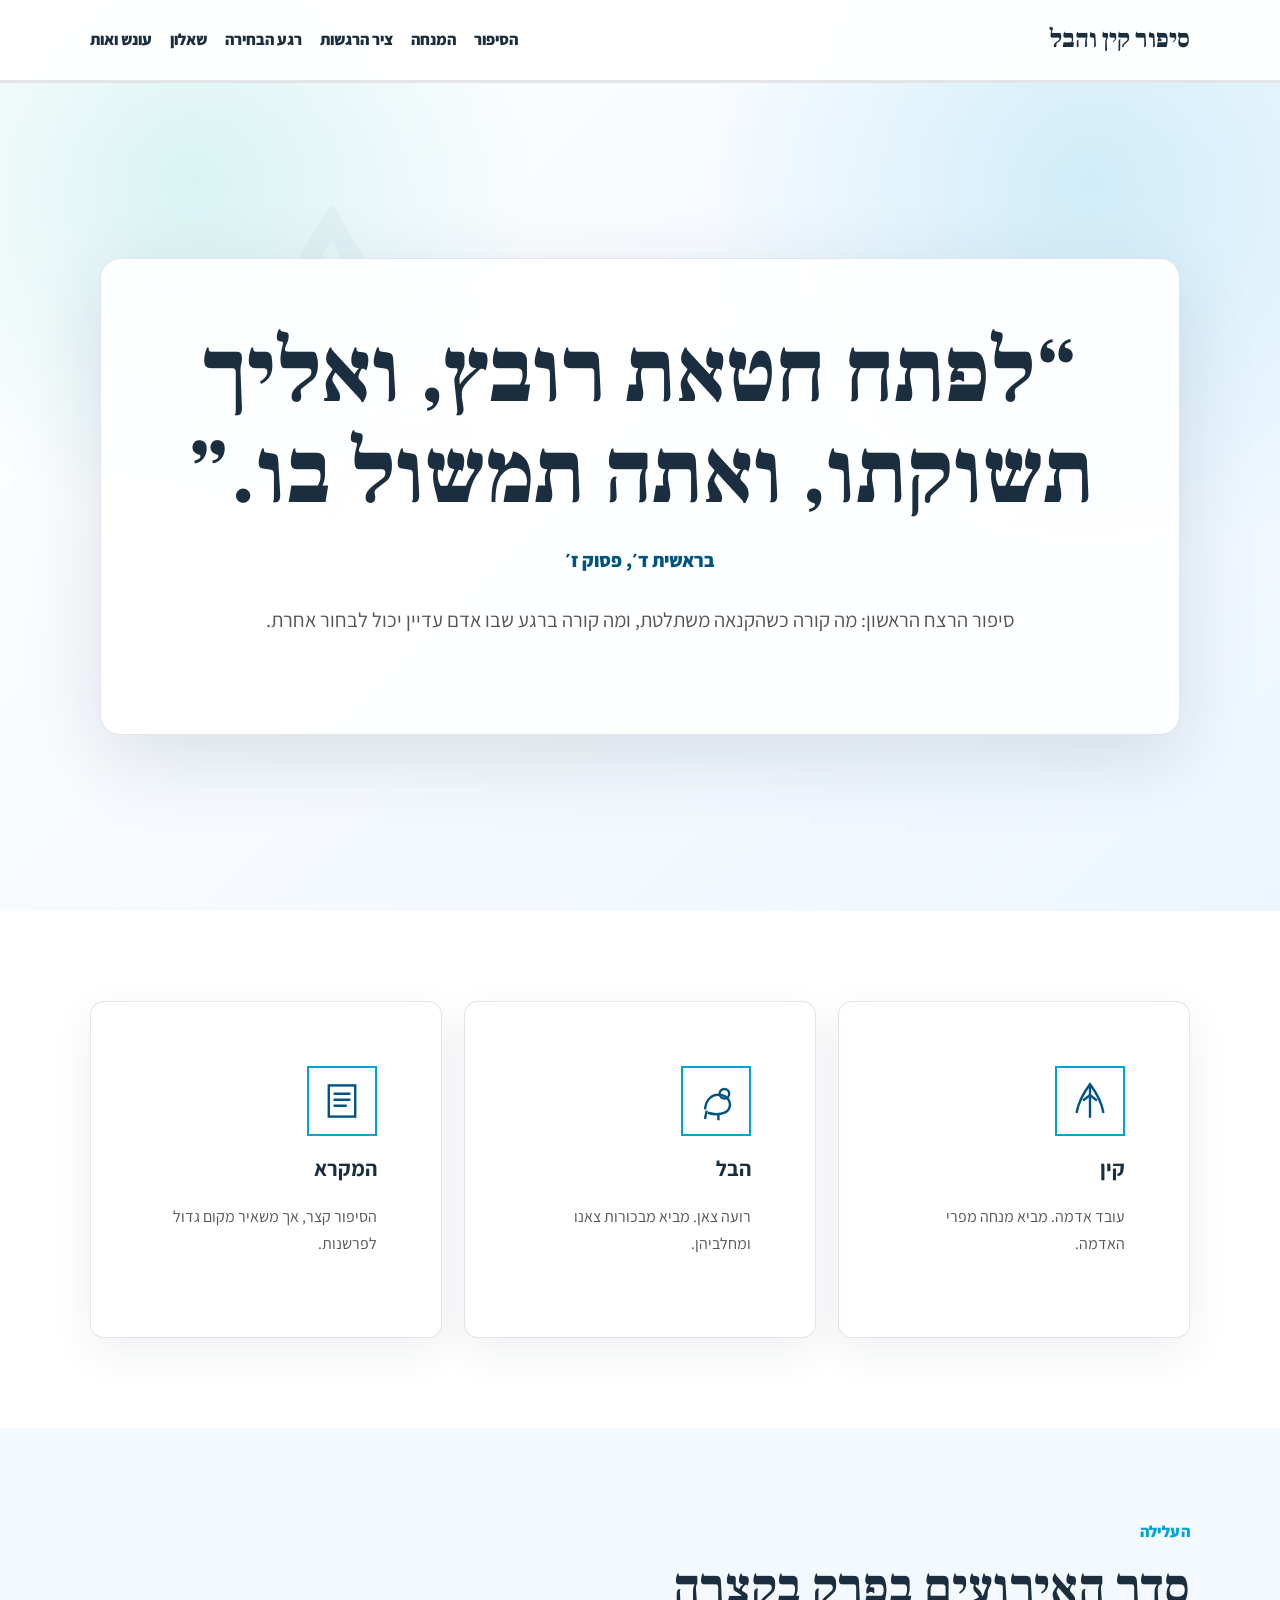
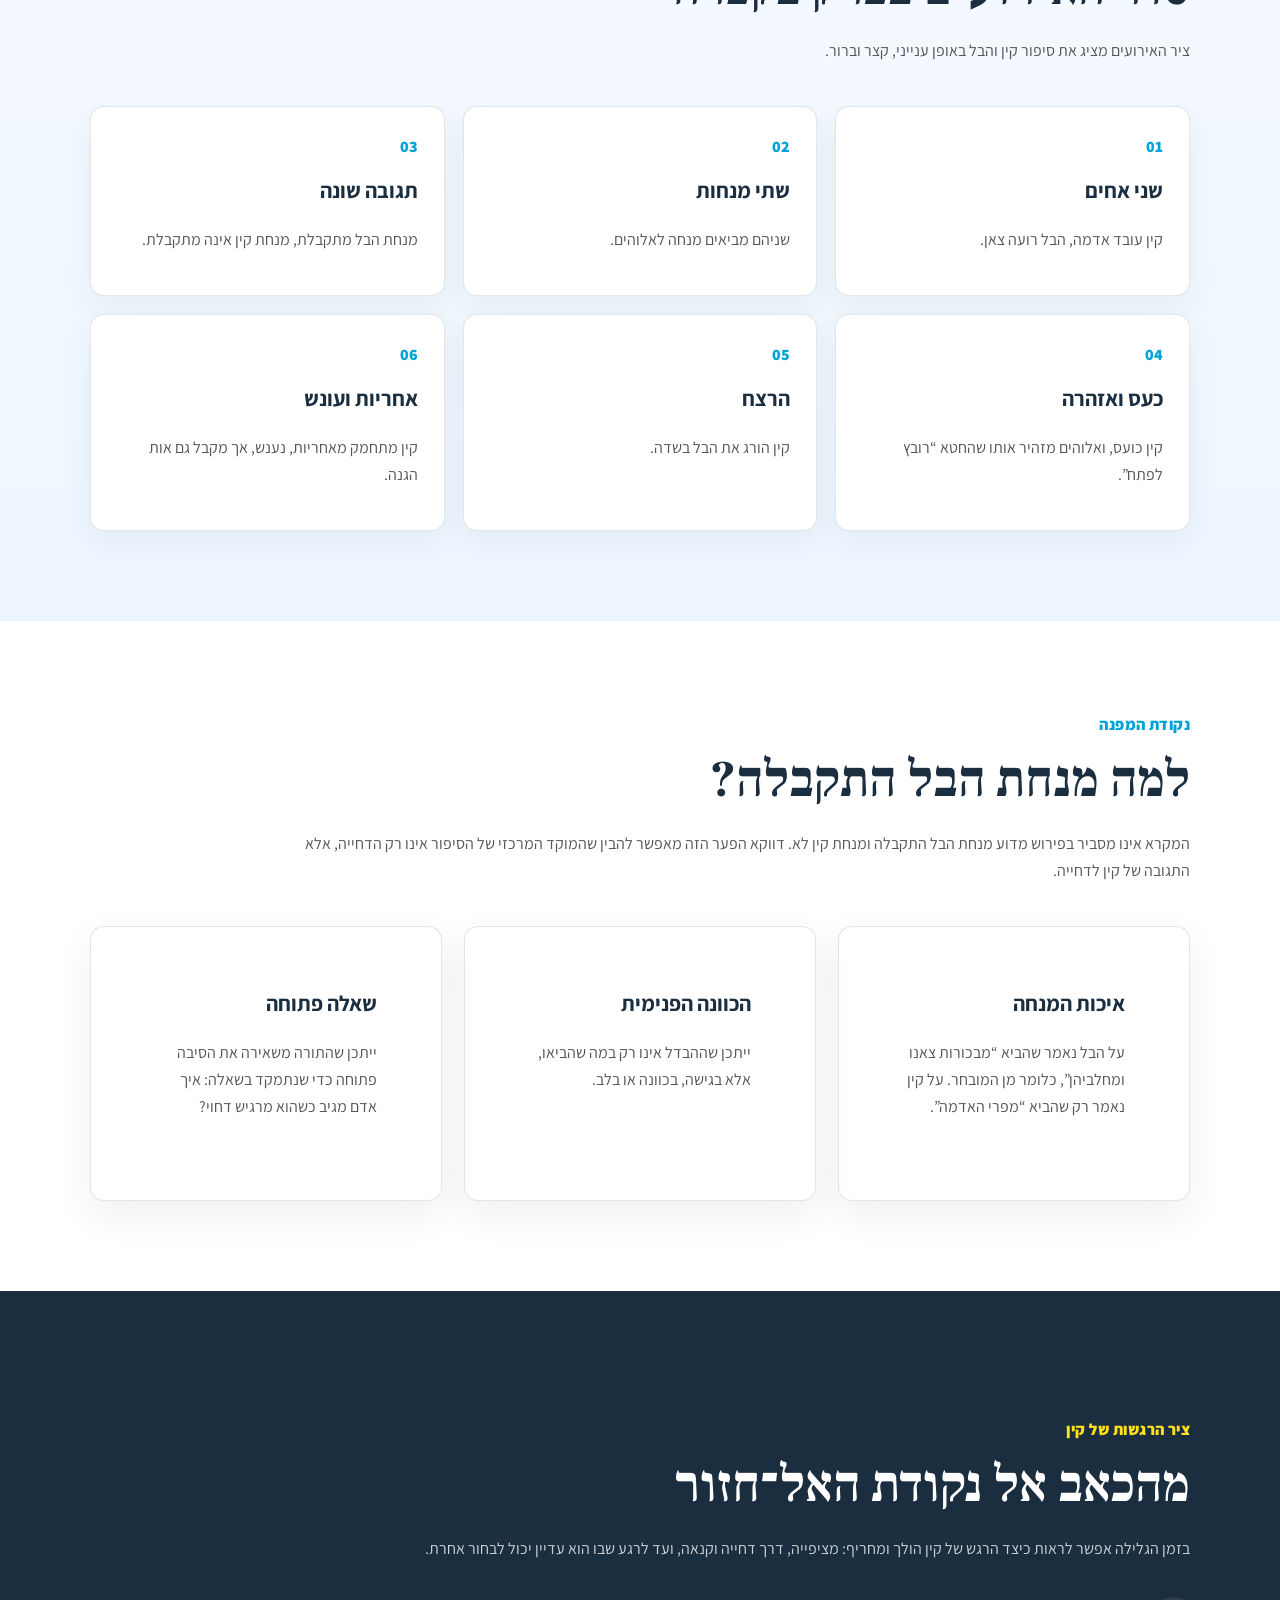
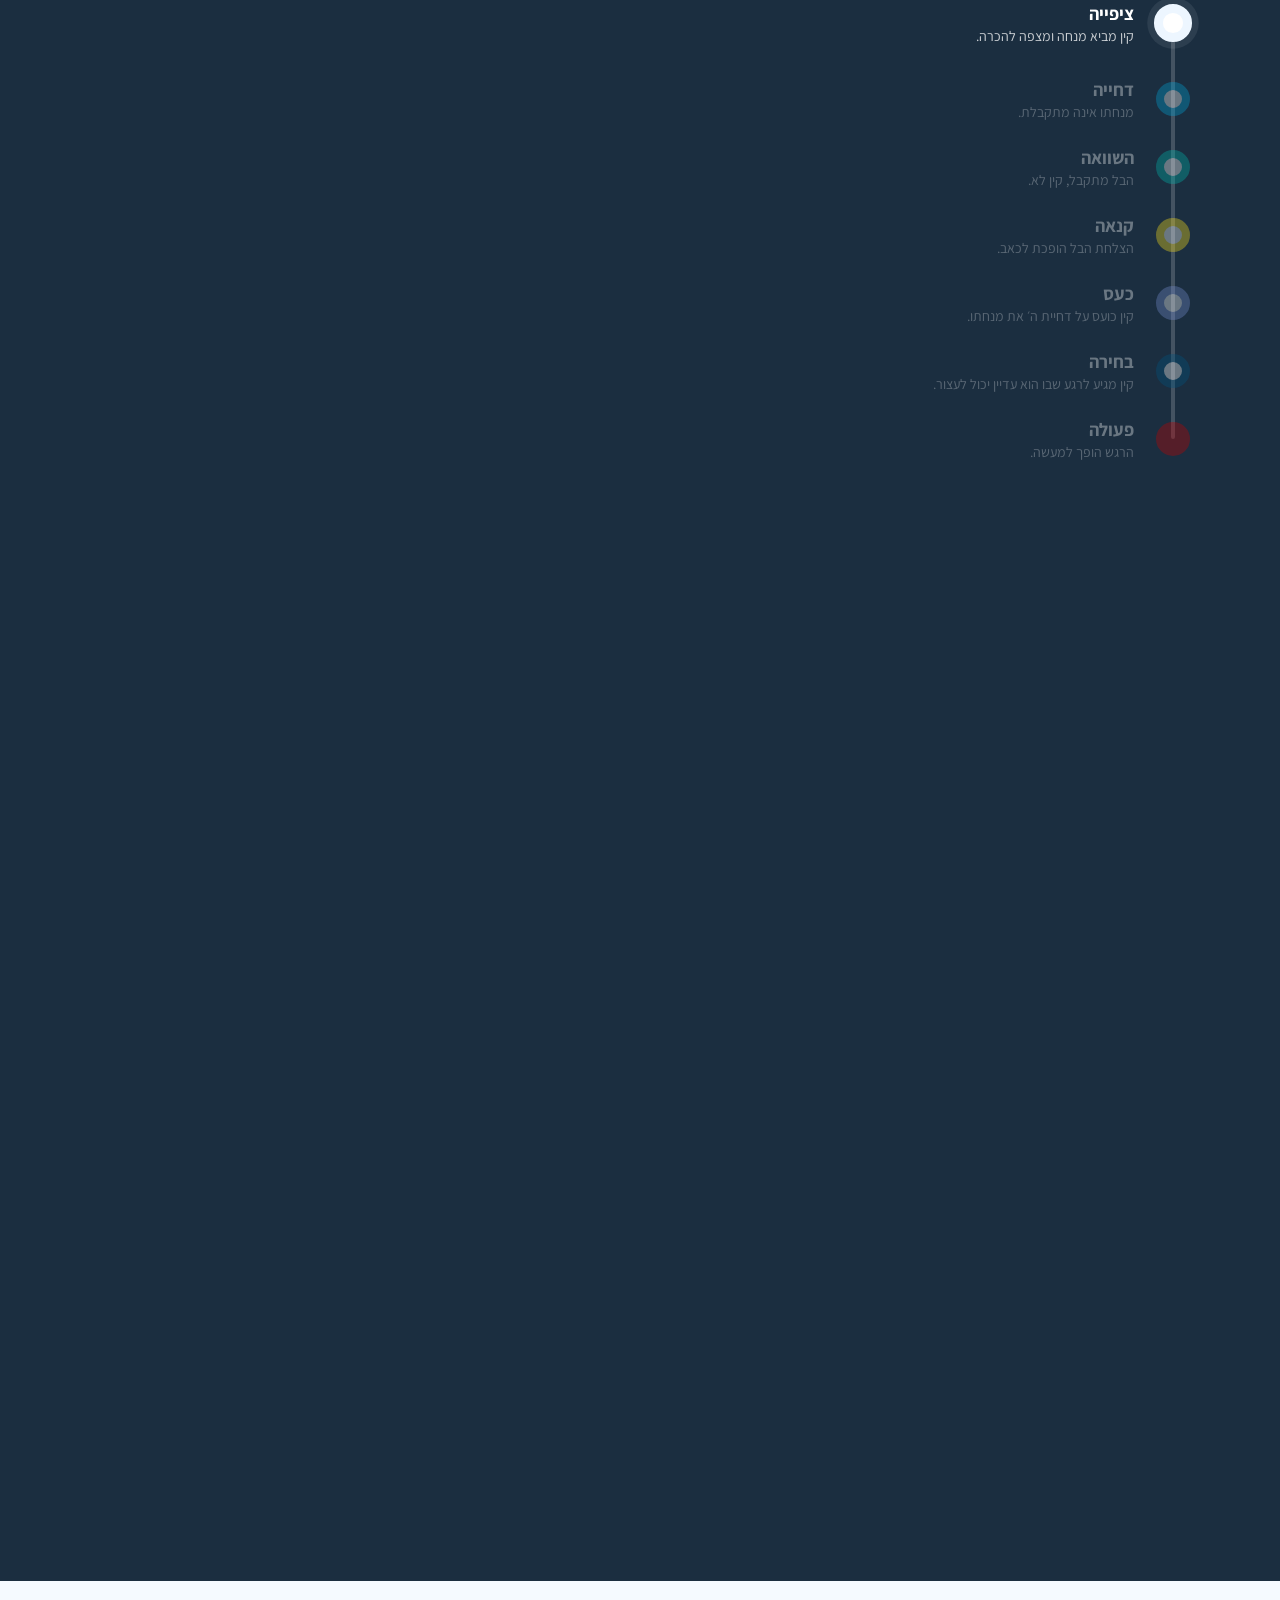
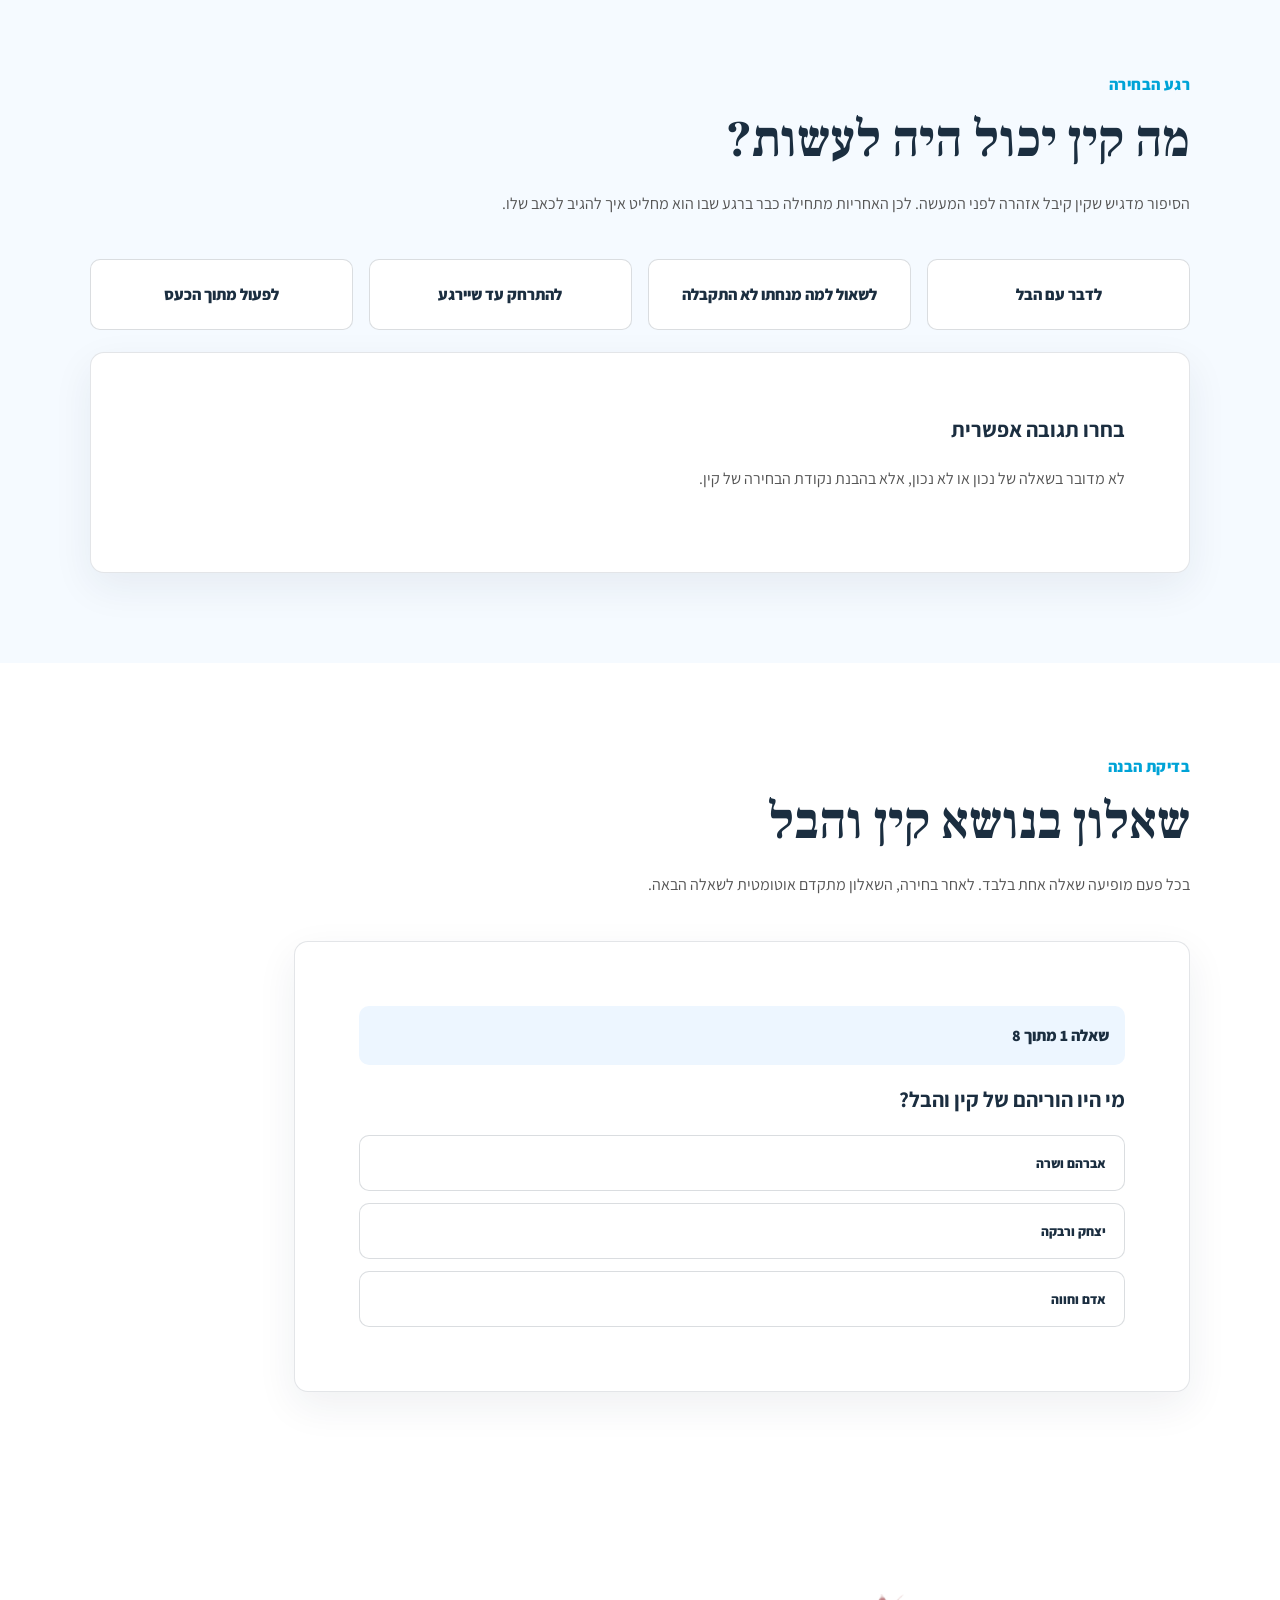
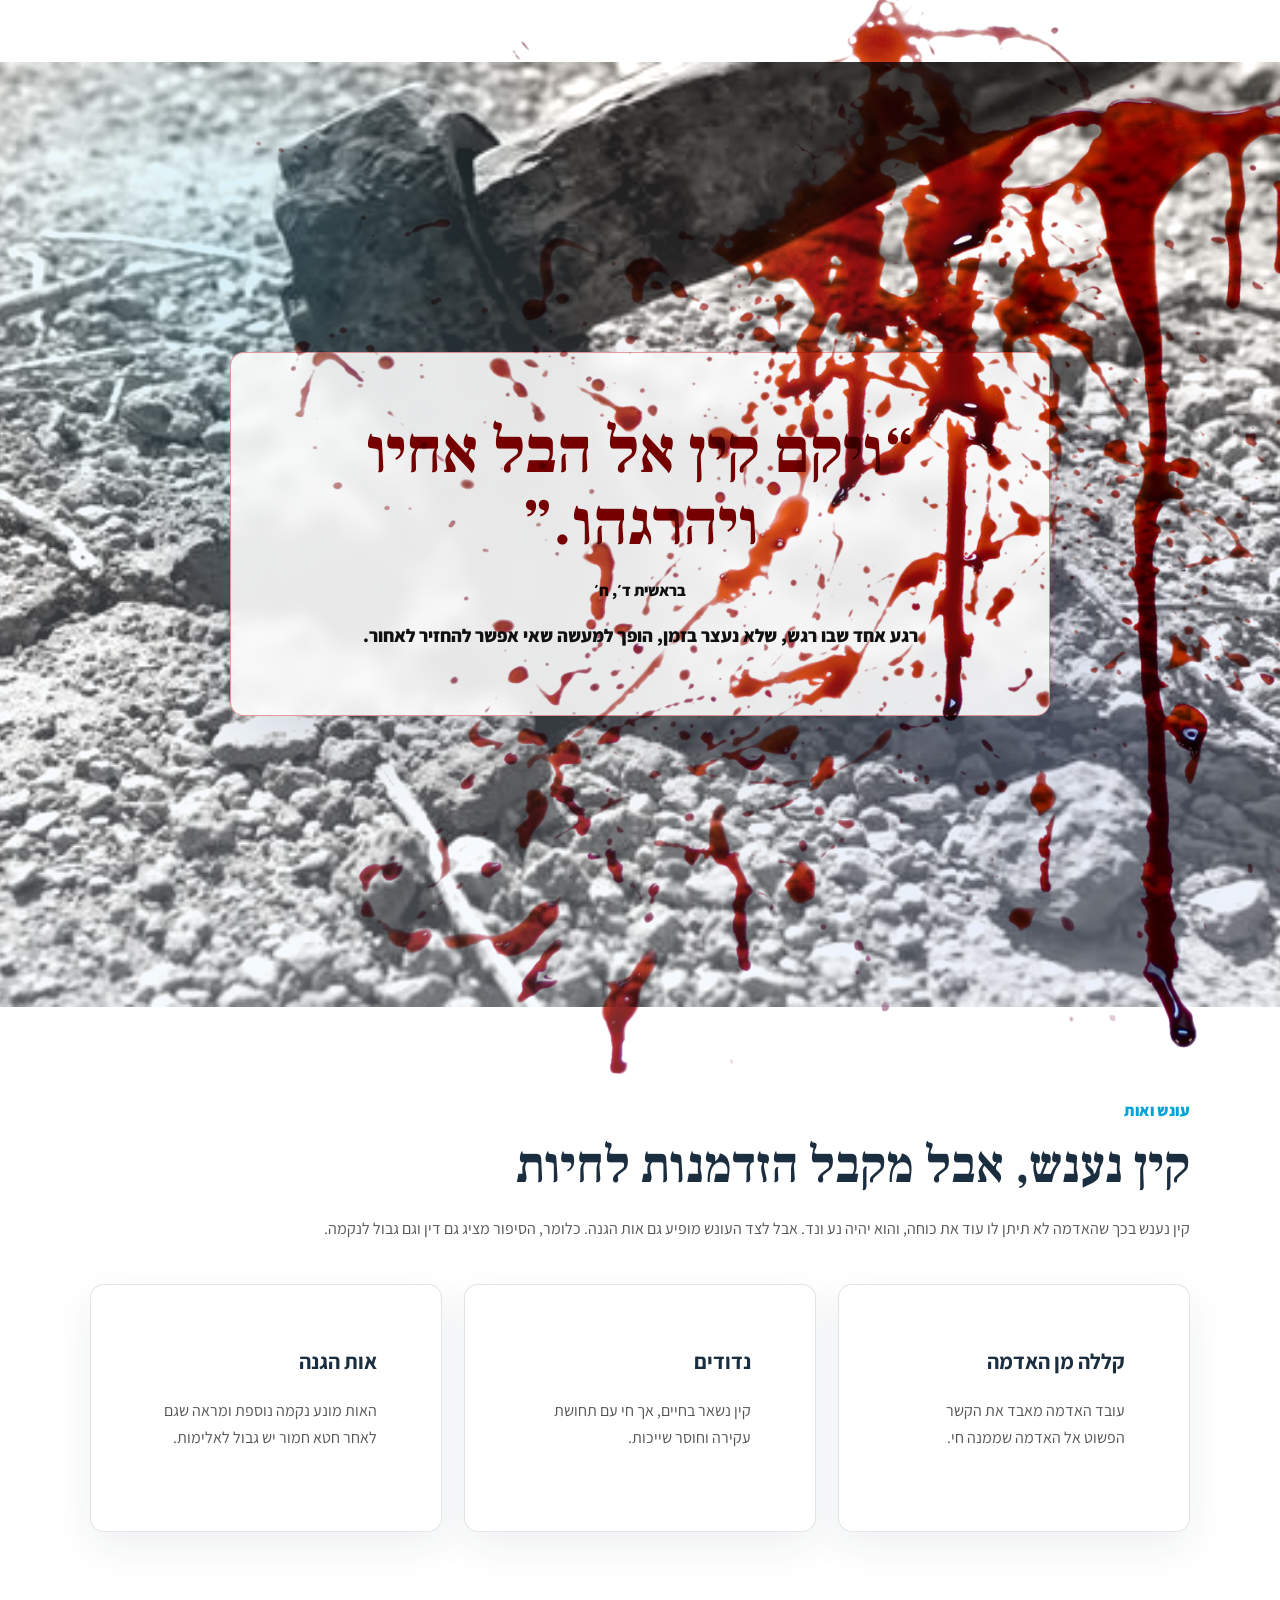
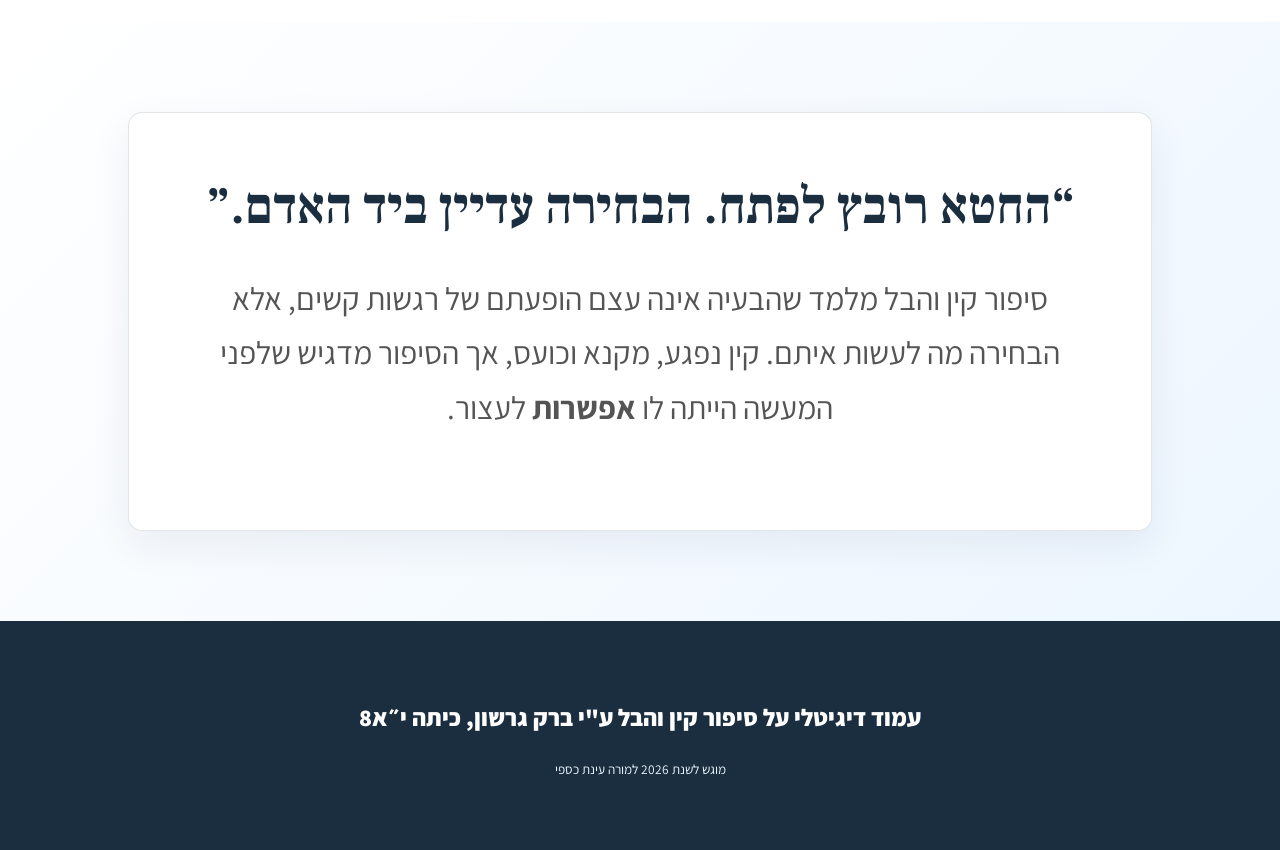
<file: index.html>
<!DOCTYPE html>
<html lang="he" dir="rtl">
<head>
  <meta charset="UTF-8" />
  <meta name="viewport" content="width=device-width, initial-scale=1.0" />
  <title>קין והבל | רגש, בחירה ואחריות</title>

  <!-- Google Fonts -->
  <link rel="preconnect" href="https://fonts.googleapis.com">
  <link rel="preconnect" href="https://fonts.gstatic.com" crossorigin>
  <link href="https://fonts.googleapis.com/css2?family=Assistant:wght@300;400;600;700;800;900&family=Frank+Ruhl+Libre:wght@500;700;900&display=swap" rel="stylesheet">

  <link rel="stylesheet" href="style.css" />
</head>

<body>
  <header class="site-header">
    <nav class="nav">
      <a href="#landing" class="logo">סיפור קין והבל</a>

      <button class="menu-toggle" aria-label="פתיחת תפריט">☰</button>

      <ul class="nav-links">
        <li><a href="#events">הסיפור</a></li>
        <li><a href="#offering">המנחה</a></li>
        <li><a href="#emotion">ציר הרגשות</a></li>
        <li><a href="#choice">רגע הבחירה</a></li>
        <li><a href="#quiz">שאלון</a></li>
        <li><a href="#punishment">עונש ואות</a></li>
      </ul>
    </nav>

    <section id="landing" class="landing">
      <div class="jewish-pattern pattern-one" aria-hidden="true">
        <img src="/assets/img/star_of_david.svg" width="600" height="600" alt="">
      </div>

      <div class="landing-inner">
        <blockquote class="main-quote">
          “לפתח חטאת רובץ, ואליך תשוקתו, ואתה תמשול בו.”
        </blockquote>

        <p class="quote-source">בראשית ד׳, פסוק ז׳</p>

        <p class="landing-text">
          סיפור הרצח הראשון: מה קורה כשהקנאה משתלטת, ומה קורה ברגע שבו אדם עדיין יכול לבחור אחרת.
        </p>
      </div>
    </section>
  </header>

  <main>
    <section class="section context-section">
      <div class="context-grid">
        <article class="info-card">
          <div class="icon-box">
            <svg viewBox="0 0 80 80" aria-hidden="true">
              <path d="M18 58 C22 36, 34 20, 40 12 C46 20, 58 36, 62 58" />
              <path d="M40 14 L40 66" />
              <path d="M30 38 L40 30 L50 38" />
            </svg>
          </div>
          <h3>קין</h3>
          <p>עובד אדמה. מביא מנחה מפרי האדמה.</p>
        </article>

        <article class="info-card">
          <div class="icon-box">
            <svg viewBox="0 0 80 80" aria-hidden="true">
              <path d="M22 52 C24 36, 34 28, 48 30 C60 32, 66 42, 62 52 C58 62, 40 64, 28 60" />
              <circle cx="54" cy="28" r="8" />
              <path d="M24 58 L22 68 M44 62 L44 70" />
            </svg>
          </div>
          <h3>הבל</h3>
          <p>רועה צאן. מביא מבכורות צאנו ומחלביהן.</p>
        </article>

        <article class="info-card">
          <div class="icon-box">
            <svg viewBox="0 0 80 80" aria-hidden="true">
              <rect x="18" y="14" width="44" height="52" />
              <path d="M28 28 H52 M28 38 H52 M28 48 H46" />
            </svg>
          </div>
          <h3>המקרא</h3>
          <p>הסיפור קצר, אך משאיר מקום גדול לפרשנות.</p>
        </article>
      </div>
    </section>

    <section id="events" class="section events-section">
      <div class="section-title">
        <p class="eyebrow">העלילה</p>
        <h2>סדר האירועים בפרק בקצרה</h2>
        <p>
          ציר האירועים מציג את סיפור קין והבל באופן ענייני, קצר וברור.
        </p>
      </div>

      <div class="compact-events">
        <article>
          <span>01</span>
          <div>
            <h3>שני אחים</h3>
            <p>קין עובד אדמה, הבל רועה צאן.</p>
          </div>
        </article>

        <article>
          <span>02</span>
          <div>
            <h3>שתי מנחות</h3>
            <p>שניהם מביאים מנחה לאלוהים.</p>
          </div>
        </article>

        <article>
          <span>03</span>
          <div>
            <h3>תגובה שונה</h3>
            <p>מנחת הבל מתקבלת, מנחת קין אינה מתקבלת.</p>
          </div>
        </article>

        <article>
          <span>04</span>
          <div>
            <h3>כעס ואזהרה</h3>
            <p>קין כועס, ואלוהים מזהיר אותו שהחטא “רובץ לפתח”.</p>
          </div>
        </article>

        <article>
          <span>05</span>
          <div>
            <h3>הרצח</h3>
            <p>קין הורג את הבל בשדה.</p>
          </div>
        </article>

        <article>
          <span>06</span>
          <div>
            <h3>אחריות ועונש</h3>
            <p>קין מתחמק מאחריות, נענש, אך מקבל גם אות הגנה.</p>
          </div>
        </article>
      </div>
    </section>

    <section id="offering" class="section offering-section">
      <div class="section-title">
        <p class="eyebrow">נקודת המפנה</p>
        <h2>למה מנחת הבל התקבלה?</h2>
        <p>
          המקרא אינו מסביר בפירוש מדוע מנחת הבל התקבלה ומנחת קין לא. דווקא הפער הזה
          מאפשר להבין שהמוקד המרכזי של הסיפור אינו רק הדחייה, אלא התגובה של קין לדחייה.
        </p>
      </div>

      <div class="three-columns">
        <article class="text-card">
          <h3>איכות המנחה</h3>
          <p>
            על הבל נאמר שהביא “מבכורות צאנו ומחלביהן”, כלומר מן המובחר.
            על קין נאמר רק שהביא “מפרי האדמה”.
          </p>
        </article>

        <article class="text-card">
          <h3>הכוונה הפנימית</h3>
          <p>
            ייתכן שההבדל אינו רק במה שהביאו, אלא בגישה, בכוונה או בלב.
          </p>
        </article>

        <article class="text-card">
          <h3>שאלה פתוחה</h3>
          <p>
            ייתכן שהתורה משאירה את הסיבה פתוחה כדי שנתמקד בשאלה:
            איך אדם מגיב כשהוא מרגיש דחוי?
          </p>
        </article>
      </div>
    </section>

    <section id="emotion" class="emotion-section">
      <div class="emotion-sticky">
        <div class="section-title">
          <p class="eyebrow">ציר הרגשות של קין</p>
          <h2>מהכאב אל נקודת האל־חזור</h2>
          <p>
            בזמן הגלילה אפשר לראות כיצד הרגש של קין הולך ומחריף:
            מציפייה, דרך דחייה וקנאה, ועד לרגע שבו הוא עדיין יכול לבחור אחרת.
          </p>
        </div>

        <div class="emotion-scroll-line">
          <div class="emotion-line-base"></div>
          <div id="emotionLineFill" class="emotion-line-fill"></div>

          <article class="emotion-step calm">
            <span class="emotion-dot"></span>
            <div class="emotion-text">
              <h3>ציפייה</h3>
              <p>קין מביא מנחה ומצפה להכרה.</p>
            </div>
          </article>

          <article class="emotion-step blue">
            <span class="emotion-dot"></span>
            <div class="emotion-text">
              <h3>דחייה</h3>
              <p>מנחתו אינה מתקבלת.</p>
            </div>
          </article>

          <article class="emotion-step teal">
            <span class="emotion-dot"></span>
            <div class="emotion-text">
              <h3>השוואה</h3>
              <p>הבל מתקבל, קין לא.</p>
            </div>
          </article>

          <article class="emotion-step yellow">
            <span class="emotion-dot"></span>
            <div class="emotion-text">
              <h3>קנאה</h3>
              <p>הצלחת הבל הופכת לכאב.</p>
            </div>
          </article>

          <article class="emotion-step purple">
            <span class="emotion-dot"></span>
            <div class="emotion-text">
              <h3>כעס</h3>
              <p>קין כועס על דחיית ה׳ את מנחתו.</p>
            </div>
          </article>

          <article class="emotion-step navy">
            <span class="emotion-dot"></span>
            <div class="emotion-text">
              <h3>בחירה</h3>
              <p>קין מגיע לרגע שבו הוא עדיין יכול לעצור.</p>
            </div>
          </article>

          <article class="emotion-step danger">
            <span class="emotion-dot"></span>
            <div class="emotion-text">
              <h3>פעולה</h3>
              <p>הרגש הופך למעשה.</p>
            </div>
          </article>
        </div>
      </div>
    </section>

    <section id="choice" class="section choice-section">
      <div class="section-title">
        <p class="eyebrow">רגע הבחירה</p>
        <h2>מה קין יכול היה לעשות?</h2>
        <p>
          הסיפור מדגיש שקין קיבל אזהרה לפני המעשה. לכן האחריות מתחילה כבר ברגע שבו
          הוא מחליט איך להגיב לכאב שלו.
        </p>
      </div>

      <div class="choice-clean">
        <button class="choice-option" data-choice="talk">לדבר עם הבל</button>
        <button class="choice-option" data-choice="ask">לשאול למה מנחתו לא התקבלה</button>
        <button class="choice-option" data-choice="pause">להתרחק עד שיירגע</button>
        <button class="choice-option danger-choice" data-choice="anger">לפעול מתוך הכעס</button>
      </div>

      <div id="choiceOutput" class="choice-output">
        <h3>בחרו תגובה אפשרית</h3>
        <p>לא מדובר בשאלה של נכון או לא נכון, אלא בהבנת נקודת הבחירה של קין.</p>
      </div>
    </section>

    <section id="quiz" class="section quiz-section">
      <div class="section-title">
        <p class="eyebrow">בדיקת הבנה</p>
        <h2>שאלון בנושא קין והבל</h2>
        <p>
          בכל פעם מופיעה שאלה אחת בלבד. לאחר בחירה, השאלון מתקדם אוטומטית לשאלה הבאה.
        </p>
      </div>

      <div class="quiz-box">
        <div class="quiz-progress">
          <span id="quizCounter">שאלה 1 מתוך 8</span>
        </div>

        <h3 id="quizQuestion"></h3>

        <div id="quizAnswers" class="quiz-answers"></div>

        <div id="quizFinal" class="quiz-final hidden">
          <h3>התוצאה שלך</h3>
          <p id="quizScoreText"></p>
          <button id="resetQuiz" class="btn primary">אפס שאלון</button>
        </div>
      </div>
    </section>

    <section id="murder" class="murder-section">
      <img class="blood-overlay" src="assets/img/blood.png" alt="" aria-hidden="true">

      <div class="murder-popup">
        <blockquote>“ויקם קין אל הבל אחיו ויהרגהו.”</blockquote>
        <p>בראשית ד׳, ח׳</p>
        <small>
          רגע אחד שבו רגש, שלא נעצר בזמן, הופך למעשה שאי אפשר להחזיר לאחור.
        </small>
      </div>
    </section>

    <section id="punishment" class="section punishment-section">
      <div class="section-title">
        <p class="eyebrow">עונש ואות</p>
        <h2>קין נענש, אבל מקבל הזדמנות לחיות</h2>
        <p>
          קין נענש בכך שהאדמה לא תיתן לו עוד את כוחה, והוא יהיה נע ונד.
          אבל לצד העונש מופיע גם אות הגנה. כלומר, הסיפור מציג גם דין וגם גבול לנקמה.
        </p>
      </div>

      <div class="three-columns">
        <article class="text-card">
          <h3>קללה מן האדמה</h3>
          <p>עובד האדמה מאבד את הקשר הפשוט אל האדמה שממנה חי.</p>
        </article>

        <article class="text-card">
          <h3>נדודים</h3>
          <p>קין נשאר בחיים, אך חי עם תחושת עקירה וחוסר שייכות.</p>
        </article>

        <article class="text-card">
          <h3>אות הגנה</h3>
          <p>האות מונע נקמה נוספת ומראה שגם לאחר חטא חמור יש גבול לאלימות.</p>
        </article>
      </div>
    </section>

    <section id="summary" class="section summary-section">
      <div class="summary-card">
        <h2>“החטא רובץ לפתח. הבחירה עדיין ביד האדם.”</h2>
        <p>
          סיפור קין והבל מלמד שהבעיה אינה עצם הופעתם של רגשות קשים,
          אלא הבחירה מה לעשות איתם. קין נפגע, מקנא וכועס, אך הסיפור מדגיש
          שלפני המעשה הייתה לו <b>אפשרות</b> לעצור.
        </p>
      </div>
    </section>

    <section class="credits-section">
      <p>עמוד דיגיטלי על סיפור קין והבל ע"י ברק גרשון, כיתה י״א8</p>
      <small>מוגש לשנת 2026 למורה עינת כספי</small>
    </section>
  </main>

  <script src="script.js"></script>
</body>
</html>
</file>
<file: style.css>
* {
    box-sizing: border-box;
  }

  :root {
    --dark-navy: #1B2E40;
    --medium-blue: #005480;
    --light-blue: #00A3D7;
    --dark-gray: #545454;
    --yellow: #FFE11A;
    --teal: #00B5AD;
    --light-gray: #B8B8B0;
    --purple: #768CCF;
    --very-light-blue: #edf6ff;
    --white: #FFFFFF;
    --soft-bg: #F5FAFF;
    --blood: #C40000;
    --blood-dark: #750000;
    --black: #111111;
  }

  html {
    scroll-behavior: smooth;
  }

  body {
    margin: 0;
    font-family: "Assistant", Arial, sans-serif;
    background: var(--soft-bg);
    color: var(--dark-gray);
    line-height: 1.7;
    overflow-x: hidden;
  }

  a {
    color: inherit;
    text-decoration: none;
  }

  button {
    font-family: inherit;
  }

  .site-header {
    min-height: 100vh;
    background:
      radial-gradient(circle at 15% 20%, rgba(0, 181, 173, 0.14), transparent 26%),
      radial-gradient(circle at 85% 20%, rgba(0, 163, 215, 0.15), transparent 30%),
      linear-gradient(135deg, #ffffff 0%, var(--very-light-blue) 100%);
  }

  .nav {
    position: sticky;
    top: 0;
    z-index: 100;
    padding: 18px 7%;
    background: rgba(255, 255, 255, 0.94);
    border-bottom: 3px solid rgba(27, 46, 64, 0.12);
    backdrop-filter: blur(14px);
    display: flex;
    align-items: center;
    justify-content: space-between;
  }

  .logo {
    font-family: "Frank Ruhl Libre", serif;
    font-size: 1.6rem;
    font-weight: 900;
    color: var(--dark-navy);
  }

  .nav-links {
    list-style: none;
    display: flex;
    gap: 18px;
    padding: 0;
    margin: 0;
  }

  .nav-links a {
    font-weight: 900;
    color: var(--dark-navy);
  }

  .nav-links a:hover {
    color: var(--light-blue);
  }

  .menu-toggle {
    display: none;
    border: 0;
    background: transparent;
    font-size: 1.7rem;
    color: var(--dark-navy);
    cursor: pointer;
  }

  .landing {
    position: relative;
    min-height: calc(100vh - 72px);
    display: grid;
    place-items: center;
    padding: 80px 7%;
    overflow: hidden;
  }

  .jewish-pattern {
    position: absolute;
    opacity: 0.06;
    width: 420px;
    height: 420px;
    transform: translate(200px, 0);
    color: var(--dark-navy);
  }

  .jewish-pattern img,
  .jewish-pattern svg {
    width: 100%;
    height: 100%;
    object-fit: contain;
    fill: currentColor;
  }

  .pattern-one {
    left: -80px;
    top: 70px;
  }

  .landing-inner {
    position: relative;
    z-index: 2;
    max-width: 1080px;
    padding: 64px;
    background: rgba(255, 255, 255, 0.9);
    border: 1px solid rgba(27, 46, 64, 0.12);
    box-shadow: 0 24px 80px rgba(27, 46, 64, 0.13);
    text-align: center;
    border-radius: 20px;
  }

  .eyebrow {
    margin: 0 0 12px;
    color: var(--light-blue);
    font-weight: 900;
    letter-spacing: 0.03em;
  }

  .main-quote {
    margin: 0;
    font-family: "Frank Ruhl Libre", serif;
    font-size: clamp(2.7rem, 7vw, 6.2rem);
    line-height: 1.12;
    font-weight: 900;
    color: var(--dark-navy);
  }

  .quote-source {
    margin: 20px 0 26px;
    color: var(--medium-blue);
    font-weight: 900;
    font-size: 1.2rem;
  }

  .landing-text {
    max-width: 760px;
    margin: 0 auto 32px;
    font-size: 1.28rem;
  }

  .btn {
    border: 2px solid transparent;
    padding: 13px 26px;
    font-weight: 900;
    font-size: 1rem;
    cursor: pointer;
    transition: 0.2s ease;
  }

  .btn:hover {
    transform: translateY(-2px);
    box-shadow: 0 10px 24px rgba(27, 46, 64, 0.16);
  }

  .primary {
    background: var(--dark-navy);
    color: white;
  }

  .section {
    padding: 90px 7%;
  }

  .section-title {
    max-width: 900px;
    margin-bottom: 42px;
  }

  h1,
  h2,
  h3 {
    margin-top: 0;
    line-height: 1.2;
  }

  h2 {
    font-family: "Frank Ruhl Libre", serif;
    color: var(--dark-navy);
    font-size: clamp(2rem, 4vw, 3.5rem);
    margin-bottom: 18px;
  }

  h3 {
    color: var(--dark-navy);
    font-size: 1.35rem;
  }

  .context-section,
  .offering-section,
  .quiz-section,
  .punishment-section {
    background: var(--white);
  }

  .context-grid,
  .three-columns {
    display: grid;
    grid-template-columns: repeat(3, 1fr);
    gap: 22px;
  }

  .info-card,
  .text-card,
  .choice-output,
  .quiz-box,
  .summary-card {
    background: var(--white);
    border: 1px solid rgba(27, 46, 64, 0.12);
    box-shadow: 0 14px 40px rgba(27, 46, 64, 0.07);
    padding: 5svw;
    border-radius: 14px;
  }

  .icon-box {
    width: 70px;
    height: 70px;
    border: 2px solid var(--light-blue);
    margin-bottom: 20px;
    display: grid;
    place-items: center;
  }

  .icon-box svg {
    width: 48px;
    height: 48px;
    fill: none;
    stroke: var(--medium-blue);
    stroke-width: 4;
    stroke-linecap: square;
    stroke-linejoin: miter;
  }

  .events-section {
    background: linear-gradient(180deg, var(--soft-bg), var(--very-light-blue));
  }

  .compact-events {
    display: grid;
    grid-template-columns: repeat(3, 1fr);
    gap: 18px;
  }

  .compact-events article {
    background: white;
    padding: 26px;
    border: 1px solid rgba(27, 46, 64, 0.12);
    box-shadow: 0 10px 30px rgba(27, 46, 64, 0.06);
    border-radius: 14px;
  }

  .compact-events span {
    display: inline-block;
    margin-bottom: 18px;
    font-weight: 900;
    color: var(--light-blue);
  }

  .emotion-section {
    position: relative;
    min-height: 210vh;
    background: var(--dark-navy);
    color: white;
    padding: 0 7%;
  }

  .emotion-sticky {
    position: sticky;
    top: 0;
    height: 100vh;
    display: grid;
    align-content: center;
    padding: 36px 0;
  }

  .emotion-section h2,
  .emotion-section h3 {
    color: white;
  }

  .emotion-section .eyebrow {
    color: var(--yellow);
  }

  .emotion-section .section-title {
    max-width: 860px;
    margin: 0 0 28px auto;
    text-align: right;
  }

  .emotion-section .section-title p:last-child {
    color: rgba(255, 255, 255, 0.78);
  }

  .emotion-scroll-line {
    position: relative;
    width: min(760px, 100%);
    margin: 0 0 0 auto;
    display: grid;
    gap: 16px;
    padding: 0;
    --emotion-line-top: 17px;
    --emotion-line-height: 0px;
  }

  .emotion-line-base,
  .emotion-line-fill {
    position: absolute;
    top: var(--emotion-line-top);
    right: 15px;
    width: 4px;
    height: var(--emotion-line-height);
    border-radius: 999px;
  }

  .emotion-line-base {
    background: rgba(255, 255, 255, 0.18);
  }

  .emotion-line-fill {
    height: 0;
    background: linear-gradient(
      180deg,
      var(--very-light-blue),
      var(--light-blue),
      var(--teal),
      var(--yellow),
      var(--purple),
      var(--medium-blue),
      var(--blood)
    );
    transition: height 0.12s linear;
  }

  .emotion-step {
    position: relative;
    display: grid;
    grid-template-columns: 34px 1fr;
    column-gap: 22px;
    align-items: start;
    min-height: 52px;
    opacity: 0.35;
    transform: translateY(8px);
    transition:
      opacity 0.25s ease,
      transform 0.25s ease;
    text-align: right;
  }

  .emotion-step.active {
    opacity: 1;
    transform: translateY(0);
  }

  .emotion-dot {
    grid-column: 1;
    position: relative;
    z-index: 2;
    display: block;
    width: 34px;
    height: 34px;
    margin: 0;
    background: white;
    border: 8px solid var(--very-light-blue);
    border-radius: 50%;
    transition:
      transform 0.25s ease,
      box-shadow 0.25s ease;
  }

  .emotion-step.active .emotion-dot {
    transform: scale(1.12);
    box-shadow: 0 0 0 6px rgba(255, 255, 255, 0.08);
  }

  .emotion-text {
    grid-column: 2;
  }

  .emotion-step h3 {
    margin: -3px 0 2px;
    font-size: 1.14rem;
    line-height: 1.2;
    text-align: right;
  }

  .emotion-step p {
    margin: 0;
    max-width: 520px;
    color: rgba(255, 255, 255, 0.78);
    font-size: 0.88rem;
    line-height: 1.35;
    text-align: right;
  }

  .emotion-step.calm .emotion-dot {
    border-color: var(--very-light-blue);
  }

  .emotion-step.blue .emotion-dot {
    border-color: var(--light-blue);
  }

  .emotion-step.teal .emotion-dot {
    border-color: var(--teal);
  }

  .emotion-step.yellow .emotion-dot {
    border-color: var(--yellow);
  }

  .emotion-step.purple .emotion-dot {
    border-color: var(--purple);
  }

  .emotion-step.navy .emotion-dot {
    border-color: var(--medium-blue);
  }

  .emotion-step.danger .emotion-dot {
    border-color: var(--blood);
    background: var(--blood);
  }

  .choice-section {
    background: var(--soft-bg);
  }

  .choice-clean {
    display: grid;
    grid-template-columns: repeat(4, 1fr);
    gap: 16px;
    margin-bottom: 22px;
  }

  .choice-option {
    background: white;
    color: var(--dark-navy);
    border: 1px solid rgba(27, 46, 64, 0.16);
    padding: 24px;
    font-size: 1rem;
    font-weight: 900;
    cursor: pointer;
    transition: 0.2s ease;
    border-radius: 10px;
  }

  .choice-option:hover,
  .choice-option.active {
    background: var(--very-light-blue);
    border-color: var(--light-blue);
  }

  .danger-choice:hover,
  .danger-choice.active {
    background: rgba(196, 0, 0, 0.12);
    border-color: var(--blood);
  }

  .quiz-box {
    max-width: 70svw;
    margin-bottom: 20svh;
  }

  .quiz-progress {
    background: var(--very-light-blue);
    color: var(--dark-navy);
    padding: 16px;
    font-weight: 900;
    margin-bottom: 22px;
    border-radius: 10px;
  }

  .quiz-answers {
    display: grid;
    gap: 12px;
    margin-top: 22px;
  }

  .quiz-answer {
    border: 1px solid rgba(27, 46, 64, 0.16);
    background: white;
    color: var(--dark-navy);
    padding: 18px;
    text-align: right;
    font-weight: 900;
    cursor: pointer;
    transition: 0.2s ease;
    border-radius: 10px;
  }

  .quiz-answer:hover {
    background: var(--very-light-blue);
    border-color: var(--light-blue);
  }

  .quiz-final {
    margin-top: 26px;
    padding: 24px;
    background: var(--very-light-blue);
    border: 1px solid var(--light-blue);
    border-radius: 10px;
  }

  .hidden {
    display: none;
  }

  .murder-section {
    position: relative;
    min-height: 105vh;
    isolation: isolate;
    display: grid;
    place-items: center;
    padding: 100px 7%;
    background:
      linear-gradient(180deg, rgba(255,255,255,0.92) 0%, rgba(222,238,255,0.72) 42%, rgba(255,255,255,0.96) 100%),
      linear-gradient(90deg, rgba(27,46,64,0.16), rgba(0,163,215,0.10)),
      url("assets/img/hoe.png") center / cover no-repeat;
  }

  .murder-section::before {
    content: "";
    position: absolute;
    inset: 0;
    z-index: -3;
    background:
      url("assets/img/hoe.jpg") center / cover no-repeat;
    filter: grayscale(90%) contrast(1.08) brightness(1.15);
  }

  .murder-section::after {
    content: "";
    position: absolute;
    inset: 0;
    z-index: -2;
    background:
      radial-gradient(circle at 18% 20%, rgba(0, 163, 215, 0.16), transparent 28%),
      radial-gradient(circle at 82% 72%, rgba(118, 140, 207, 0.18), transparent 34%),
      linear-gradient(180deg, rgba(255,255,255,0.10), rgba(222,238,255,0.32));
  }

  .blood-overlay {
    position: absolute;
    z-index: 3;
    width: 120vw;
    height: 120vh;
    left: 20svw;
    mix-blend-mode: multiply;
    pointer-events: none;
    mask-image: linear-gradient(
      to left,
      black,
      black,
      rgba(0, 0, 0, 0.7)
    );
  }


  .murder-popup {
    position: relative;
    z-index: 2;
    width: min(820px, 100%);
    margin: 0 auto;
    text-align: center;
    background: rgba(255, 255, 255, 0.88);
    color: var(--dark-gray);
    padding: clamp(34px, 5vw, 64px);
    border: 1px solid rgba(196, 0, 0, 0.38);
    box-shadow: 0 26px 90px rgba(27, 46, 64, 0.18);
    backdrop-filter: blur(8px);
    border-radius: 14px;
  }

  .murder-popup blockquote {
    margin: 0;
    font-family: "Frank Ruhl Libre", serif;
    color: var(--blood-dark);
    font-size: clamp(2.4rem, 5vw, 4.8rem);
    line-height: 1.12;
    font-weight: 900;
  }

  .murder-popup p {
    color: var(--black);
    font-weight: 900;
  }

  .murder-popup small {
    display: block;
    color: var(--black);
    font-size: 1.15rem;
    font-weight: 800;
  }

  .summary-section {
    background: linear-gradient(135deg, white, var(--very-light-blue));
  }

  .summary-card {
    max-width: 80svw;
    text-align: center;
    margin: 0 auto;
  }

  .summary-card p {
    font-size: 2rem;
  }

  .credits-section {
    background: var(--dark-navy);
    color: white;
    text-align: center;
    padding: 70px 7%;
  }

  .credits-section h2 {
    color: white;
  }

  .credits-section p {
    font-weight: 900;
    font-size: 1.5rem;
    margin: 6px 0;
  }

  .credits-section small {
    display: block;
    margin-top: 20px;
    color: var(--very-light-blue);
  }

  @media (max-width: 1100px) {
    .context-grid,
    .three-columns,
    .compact-events {
      grid-template-columns: repeat(2, 1fr);
    }

    .choice-clean {
      grid-template-columns: repeat(2, 1fr);
    }
  }

  @media (max-width: 750px) {
    .menu-toggle {
      display: block;
    }

    .nav-links {
      position: absolute;
      top: 66px;
      right: 0;
      left: 0;
      display: none;
      flex-direction: column;
      background: rgba(255, 255, 255, 0.98);
      padding: 22px 7%;
    }

    .nav-links.open {
      display: flex;
    }

    .section {
      padding: 70px 6%;
    }

    .landing-inner {
      padding: 38px 22px;
    }

    .context-grid,
    .three-columns,
    .compact-events,
    .choice-clean {
      grid-template-columns: 1fr;
    }

    .emotion-section {
      padding: 0 6%;
      min-height: 220vh;
    }

    .emotion-sticky {
      height: 100vh;
      padding: 30px 0;
    }

    .emotion-section .section-title {
      margin-bottom: 24px;
    }

    .emotion-scroll-line {
      gap: 13px;
    }

    .emotion-line-base,
    .emotion-line-fill {
      right: 14px;
    }

    .emotion-step {
      grid-template-columns: 30px 1fr;
      column-gap: 18px;
      min-height: 50px;
    }

    .emotion-dot {
      width: 30px;
      height: 30px;
      border-width: 7px;
    }

    .emotion-step h3 {
      font-size: 1.03rem;
    }

    .emotion-step p {
      font-size: 0.82rem;
      line-height: 1.28;
    }

    .murder-section {
      min-height: 95vh;
      padding: 80px 6%;
    }

    .murder-popup {
      padding: 32px 24px;
    }

    .blood-overlay {
      width: 115vw;
      height: 100vh;
   }
   body {
    overflow: hidden;
  }
</file>
